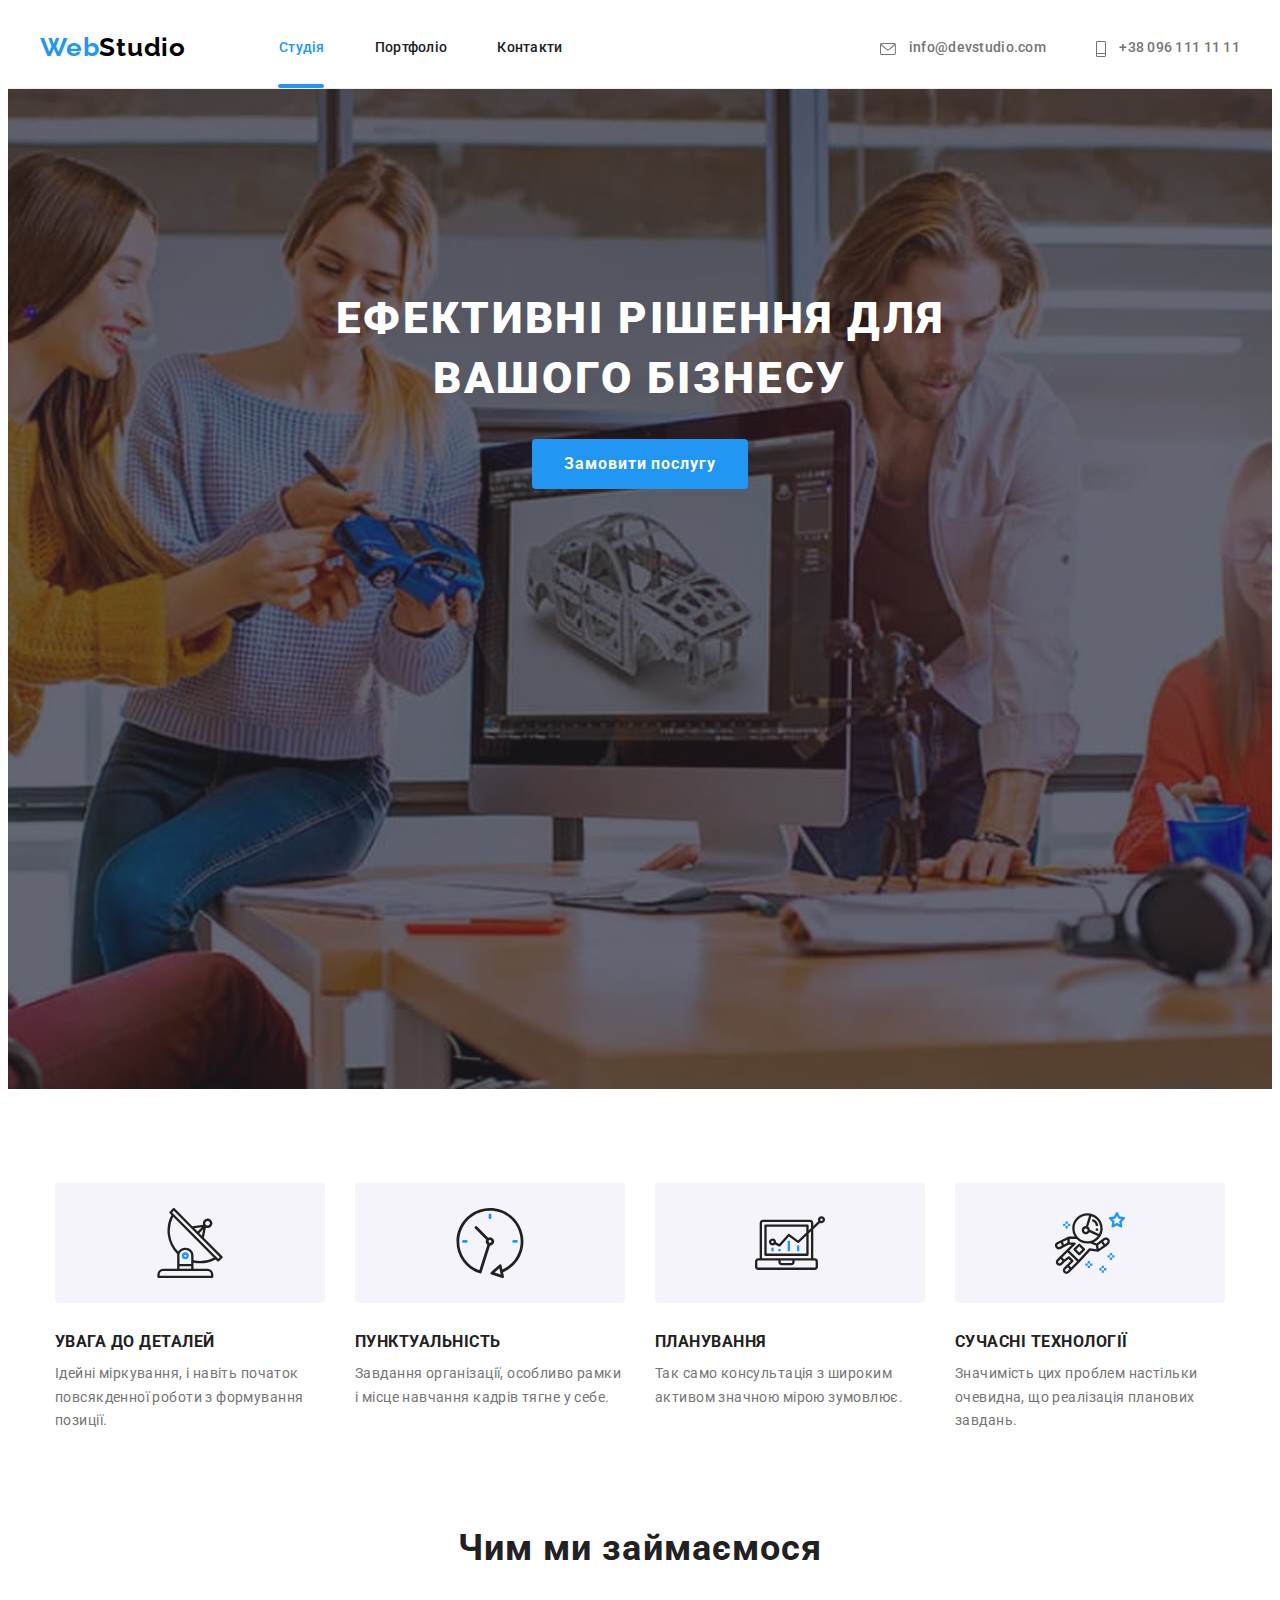
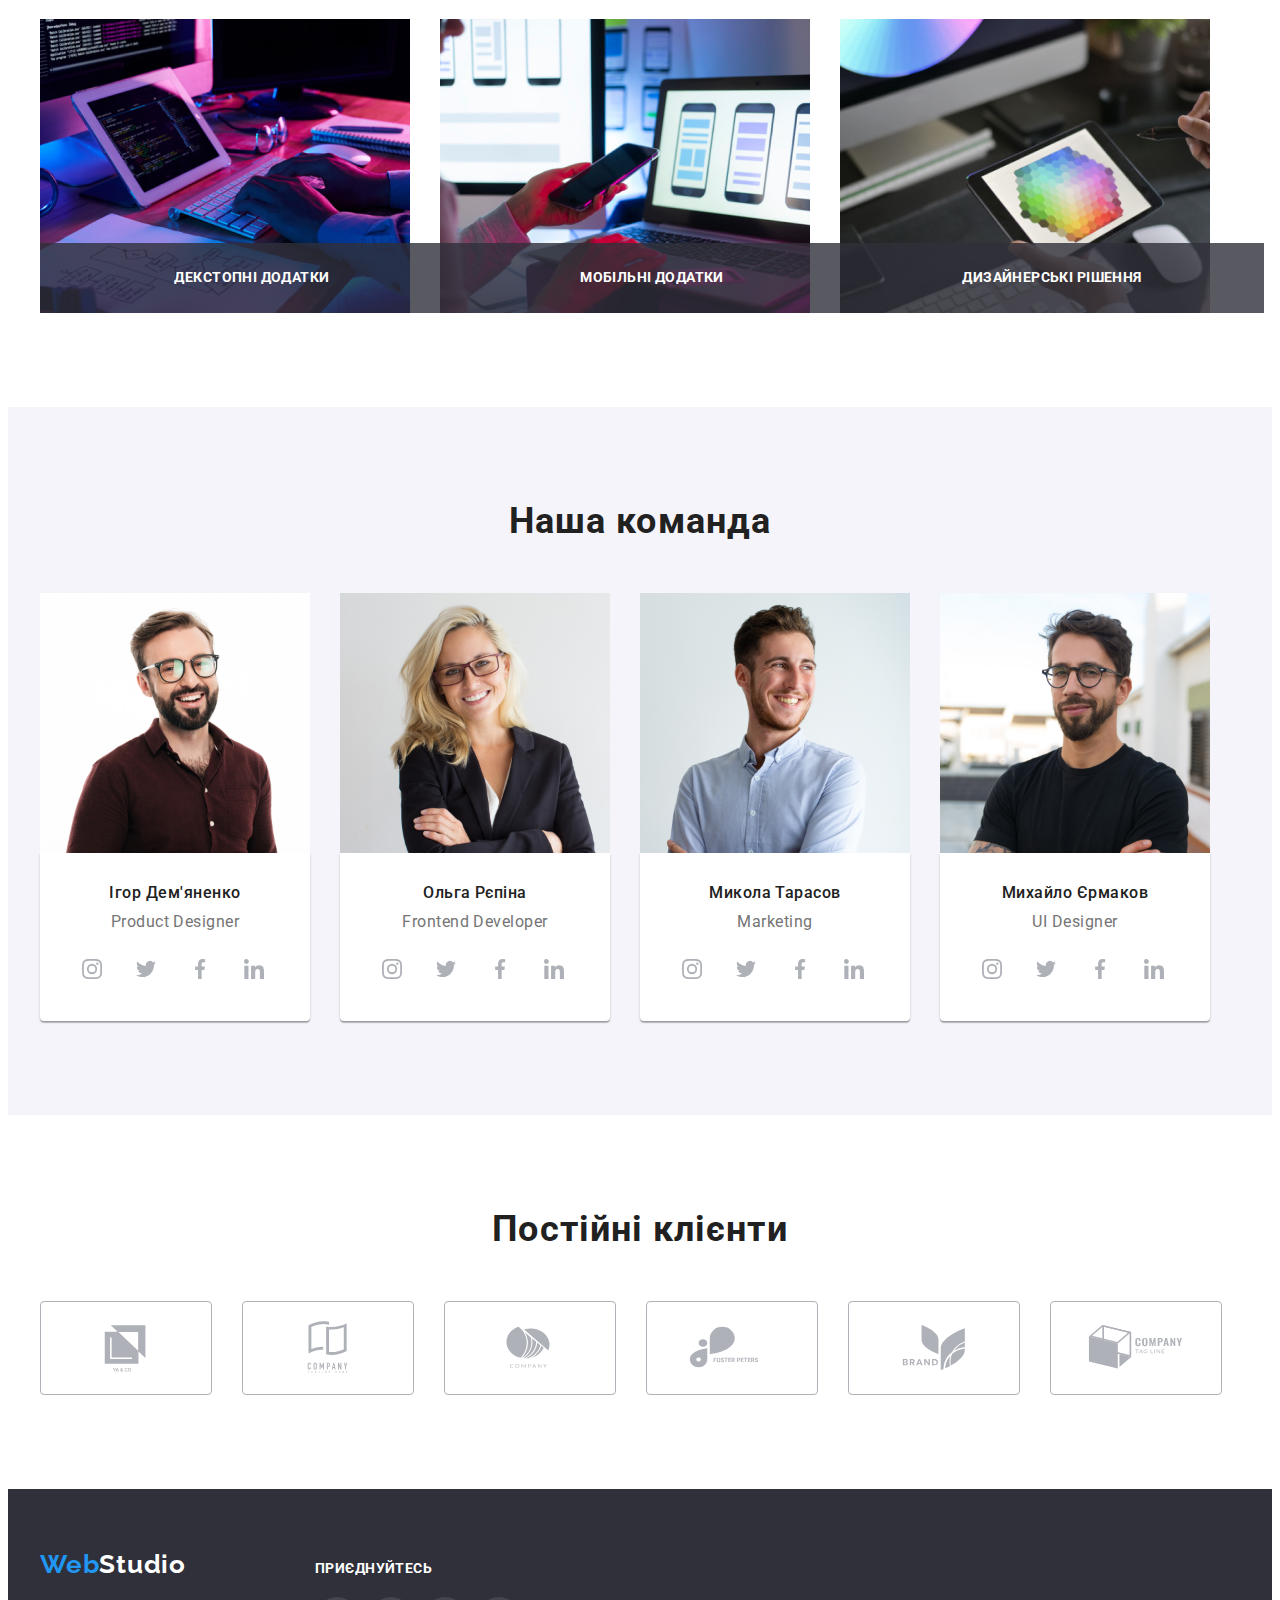
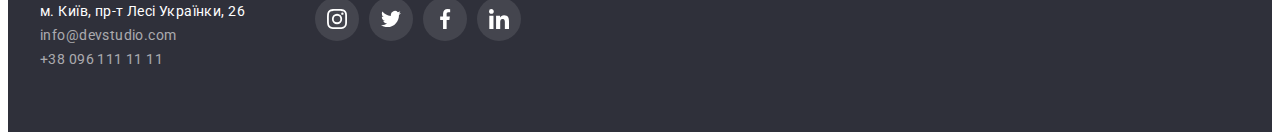
<file: index.html>
<!DOCTYPE html>
<html lang="uk">
  <head>
    <meta charset="UTF-8" />
    <meta http-equiv="X-UA-Compatible" content="IE=edge" />
    <meta name="viewport" content="width=, initial-scale=1.0" />
    <title>homework2</title>
    <link rel="preconnect" href="https://fonts.googleapis.com" />
    <link rel="preconnect" href="https://fonts.gstatic.com" crossorigin />
    <link
      href="https://fonts.googleapis.com/css2?family=Raleway:wght@700&family=Roboto:wght@400;500;700;900&display=swap"
      rel="stylesheet"
    />
    <link
      rel="stylesheet"
      href="https://cdnjs.cloudflare.com/ajax/libs/modern-normalize/1.1.0/modern-normalize.min.css"
      integrity="sha512-wpPYUAdjBVSE4KJnH1VR1HeZfpl1ub8YT/NKx4PuQ5NmX2tKuGu6U/JRp5y+Y8XG2tV+wKQpNHVUX03MfMFn9Q=="
      crossorigin="anonymous"
      referrerpolicy="no-referrer"
    />
    <link rel="stylesheet" href="./css/styles.css" />
  </head>
  <body>
    <!-- Шапка сайта -->
    <header class="header">
      <div class="container header-container">
        <nav class="header-navigation">
          <a href="#" class="header-logo link"
            ><span class="header-logo-accent">Web</span>Studio</a
          >
          <ul class="header-list list">
            <li class="header-item">
              <a class="header-link link current" href="">Студія</a>
            </li>
            <li class="header-item">
              <a class="header-link link" href="./portfolio.html">Портфоліо</a>
            </li>
            <li class="header-item">
              <a class="header-link link" href="">Контакти</a>
            </li>
          </ul>
        </nav>
        <div class="header-connect">
          <ul class="header-list list">
            <li class="header-item">
              <a href="mailto:info@devstudio.com" class="header-nav link">
                <svg class="header-soc-icon" width="16px" height="12px">
                  <use href="./images/icons.svg#icon-envelope"></use>
                </svg>
                info@devstudio.com
              </a>
            </li>

            <li class="header-item">
              <a class="header-nav link" href="tel:+380961111111">
                <svg class="header-soc-icon" width="10px" height="16px">
                  <use href="./images/icons.svg#icon-Vector"></use>
                </svg>
                +38 096 111 11 11
              </a>
            </li>
          </ul>
        </div>
      </div>
    </header>

    <!-- Герой -->
    <div>
      <section class="hero">
        <div class="container">
          <h1 class="hero-title">Ефективні рішення для вашого бізнесу</h1>
          <button class="hero-btn primary" type="button" data-modal-open>
            Замовити послугу
          </button>
        </div>
      </section>
    </div>

    <!-- Переваги   -->
    <main>
      <section class="advantage">
        <div class="container">
          <h2 class="advantage-title visually-hidden">Пререваги</h2>
          <ul class="advantage-list list">
            <li class="advantage-item">
              <div class="advantage-list icon">
                <svg class="advantage-soc-icon" width="70px" height="70px">
                  <use href="./images/icons.svg#icon-antenna1"></use>
                </svg>
              </div>
              <h3 class="advantage-title">УВАГА ДО ДЕТАЛЕЙ</h3>
              <p class="advantage-text">
                Ідейні міркування, і навіть початок повсякденної роботи з
                формування позиції.
              </p>
            </li>
            <li class="advantage-item">
              <div class="advantage-list icon">
                <svg class="advantage-soc-icon" width="70px" height="70px">
                  <use href="./images/icons.svg#icon-clock1"></use>
                </svg>
              </div>
              <h3 class="advantage-title">ПУНКТУАЛЬНІСТЬ</h3>
              <p class="advantage-text">
                Завдання організації, особливо рамки і місце навчання кадрів
                тягне у себе.
              </p>
            </li>
            <li class="advantage-item">
              <div class="advantage-list icon">
                <svg class="advantage-soc-icon" width="70px" height="70px">
                  <use href="./images/icons.svg#icon-diagram1"></use>
                </svg>
              </div>
              <h3 class="advantage-title">ПЛАНУВАННЯ</h3>
              <p class="advantage-text">
                Так само консультація з широким активом значною мірою зумовлює.
              </p>
            </li>
            <li class="advantage-item">
              <div class="advantage-list icon">
                <svg class="advantage-soc-icon" width="70px" height="70px">
                  <use href="./images/icons.svg#icon-astronaut1"></use>
                </svg>
              </div>
              <h3 class="advantage-title">СУЧАСНІ ТЕХНОЛОГІЇ</h3>
              <p class="advantage-text">
                Значимість цих проблем настільки очевидна, що реалізація
                планових завдань.
              </p>
            </li>
          </ul>
        </div>
      </section>
    </main>

    <!-- Особливості -->
    <section class="features">
      <div class="container">
        <h2 class="features-title">Чим ми займаємося</h2>
        <ul class="features-list list">
          <li class="features-item">
            <img src="./images/img(7).jpg" alt="Клавіатура" width="370" />
            <p class="features-top-text">ДЕКСТОПНІ ДОДАТКИ</p>
          </li>
          <li class="features-item">
            <img src="./images/img(6).jpg" alt="Телефон в руці" width="370" />
            <p class="features-top-text">МОБІЛЬНІ ДОДАТКИ</p>
          </li>
          <li class="features-item">
            <img
              src="./images/img(5).jpg"
              alt="Піксель на планшеті"
              width="370"
            />
            <p class="features-top-text">ДИЗАЙНЕРСЬКІ РІШЕННЯ</p>
          </li>
        </ul>
      </div>
    </section>

    <!-- Команда -->
    <section class="team">
      <div class="container">
        <h2 class="team-top-title">Наша команда</h2>
        <ul class="team-list list">
          <li class="team-item">
            <img src="./images/img(4).jpg" alt="фото Ігора " width="270" />

            <div class="team-card">
              <h3 class="team-bottom-title">Ігор Дем'яненко</h3>
              <p class="team-text" lang="en">Product Designer</p>
              <ul class="team-list-icon">
                <li class="team-soc-item">
                  <a href="" class="team-soc-link">
                    <svg class="team-soc-icon" width="20" height="20">
                      <use href="./images/icons.svg#icon-instagram"></use></svg
                  ></a>
                </li>

                <li class="team-soc-item">
                  <a href="" class="team-soc-link">
                    <svg class="team-soc-icon" width="20" height="20">
                      <use href="./images/icons.svg#icon-Twitter"></use></svg
                  ></a>
                </li>

                <li class="team-soc-item">
                  <a href="" class="team-soc-link">
                    <svg class="team-soc-icon" width="20" height="20">
                      <use href="./images/icons.svg#icon-facebook"></use></svg
                  ></a>
                </li>

                <li class="team-soc-item">
                  <a href="" class="team-soc-link">
                    <svg class="team-soc-icon" width="20" height="20">
                      <use href="./images/icons.svg#icon-linkedin"></use></svg
                  ></a>
                </li>
              </ul>
            </div>
          </li>
          <li class="team-item">
            <img src="./images/img(3).jpg" alt="фото Ольги" width="270" />

            <div class="team-card">
              <h3 class="team-bottom-title">Ольга Рєпіна</h3>
              <p class="team-text" lang="en">Frontend Developer</p>
              <ul class="team-list-icon">
                <li class="team-soc-item">
                  <a href="" class="team-soc-link">
                    <svg class="team-soc-icon" width="20" height="20">
                      <use href="./images/icons.svg#icon-instagram"></use></svg
                  ></a>
                </li>

                <li class="team-soc-item">
                  <a href="" class="team-soc-link">
                    <svg class="team-soc-icon" width="20" height="20">
                      <use href="./images/icons.svg#icon-Twitter"></use></svg
                  ></a>
                </li>

                <li class="team-soc-item">
                  <a href="" class="team-soc-link">
                    <svg class="team-soc-icon" width="20" height="20">
                      <use href="./images/icons.svg#icon-facebook"></use></svg
                  ></a>
                </li>

                <li class="team-soc-item">
                  <a href="" class="team-soc-link">
                    <svg class="team-soc-icon" width="20" height="20">
                      <use href="./images/icons.svg#icon-linkedin"></use></svg
                  ></a>
                </li>
              </ul>
            </div>
          </li>
          <li class="team-item">
            <img src="./images/img(1).jpg" alt="фото Миколи" width="270" />

            <div class="team-card">
              <h3 class="team-bottom-title">Микола Тарасов</h3>
              <p class="team-text" lang="en">Marketing</p>

              <ul class="team-list-icon">
                <li class="team-soc-item">
                  <a href="" class="team-soc-link">
                    <svg class="team-soc-icon" width="20" height="20">
                      <use href="./images/icons.svg#icon-instagram"></use></svg
                  ></a>
                </li>

                <li class="team-soc-item">
                  <a href="" class="team-soc-link">
                    <svg class="team-soc-icon" width="20" height="20">
                      <use href="./images/icons.svg#icon-Twitter"></use></svg
                  ></a>
                </li>

                <li class="team-soc-item">
                  <a href="" class="team-soc-link">
                    <svg class="team-soc-icon" width="20" height="20">
                      <use href="./images/icons.svg#icon-facebook"></use></svg
                  ></a>
                </li>

                <li class="team-soc-item">
                  <a href="" class="team-soc-link">
                    <svg class="team-soc-icon" width="20" height="20">
                      <use href="./images/icons.svg#icon-linkedin"></use></svg
                  ></a>
                </li>
              </ul>
            </div>
          </li>
          <li class="team-item">
            <img src="./images/img(2).jpg" alt="фото Михайла" width="270" />

            <div class="team-card">
              <h3 class="team-bottom-title">Михайло Єрмаков</h3>
              <p class="team-text" lang="en">UI Designer</p>
              <ul class="team-list-icon">
                <li class="team-soc-item">
                  <a href="" class="team-soc-link">
                    <svg class="team-soc-icon" width="20" height="20">
                      <use href="./images/icons.svg#icon-instagram"></use></svg
                  ></a>
                </li>

                <li class="team-soc-item">
                  <a href="" class="team-soc-link">
                    <svg class="team-soc-icon" width="20" height="20">
                      <use href="./images/icons.svg#icon-Twitter"></use></svg
                  ></a>
                </li>

                <li class="team-soc-item">
                  <a href="" class="team-soc-link">
                    <svg class="team-soc-icon" width="20" height="20">
                      <use href="./images/icons.svg#icon-facebook"></use>
                    </svg>
                  </a>
                </li>

                <li class="team-soc-item">
                  <a href="" class="team-soc-link">
                    <svg class="team-soc-icon" width="20" height="20">
                      <use href="./images/icons.svg#icon-linkedin"></use>
                    </svg>
                  </a>
                </li>
              </ul>
            </div>
          </li>
        </ul>
      </div>
    </section>

    <section class="clients">
      <div class="container">
        <h2 class="clients-title">Постійні клієнти</h2>
        <ul class="clients-list-icon">
          <li class="clients-soc-item">
            <a href="" class="clients-soc-link">
              <svg class="clients-soc-icon" width="106" height="60">
                <use href="./images/icons.svg#icon-Logo"></use>
              </svg>
            </a>
          </li>

          <li class="clients-soc-item">
            <a href="" class="clients-soc-link">
              <svg class="clients-soc-icon" width="106" height="60">
                <use href="./images/icons.svg#icon-Logo-1"></use>
              </svg>
            </a>
          </li>
          <li class="clients-soc-item">
            <a href="" class="clients-soc-link">
              <svg class="clients-soc-icon" width="106" height="60">
                <use href="./images/icons.svg#icon-Logo-2"></use>
              </svg>
            </a>
          </li>
          <li class="clients-soc-item">
            <a href="" class="clients-soc-link">
              <svg class="clients-soc-icon" width="106" height="60">
                <use href="./images/icons.svg#icon-Logo-3"></use>
              </svg>
            </a>
          </li>
          <li class="clients-soc-item">
            <a href="" class="clients-soc-link">
              <svg class="clients-soc-icon" width="106" height="60">
                <use href="./images/icons.svg#icon-Logo-4"></use>
              </svg>
            </a>
          </li>
          <li class="clients-soc-item">
            <a href="" class="clients-soc-link">
              <svg class="clients-soc-icon" width="106" height="60">
                <use href="./images/icons.svg#icon-Logo-5"></use>
              </svg>
            </a>
          </li>
        </ul>
      </div>
    </section>

    <footer class="footer">
      <div class="container footer-general-block">
        <div class="footer-left-block">
          <a href="#" class="footer-logo link"
            >Web<span class="footer-logo-accent">Studio</span></a
          >
          <address>
            <ul class="footer-list list">
              <li class="footer-item address">
                м. Київ, пр-т Лесі Українки, 26
              </li>
              <li class="footer-item">
                <a class="footer-email link" href="mailto:info@devstudio.com"
                  >info@devstudio.com</a
                >
              </li>
              <li class="footer-item">
                <a class="footer-tel link" href="tel:+380961111111"
                  >+38 096 111 11 11</a
                >
              </li>
            </ul>
          </address>
        </div>
        <div class="footer-right-block">
          <h2 class="footer-title">ПРИЄДНУЙТЕСЬ</h2>
          <ul class="footer-list-icon">
            <li class="footer-soc-item">
              <a href="" class="footer-soc-link">
                <svg class="footer-soc-icon" width="20" height="20">
                  <use href="./images/icons.svg#icon-instagram"></use></svg
              ></a>
            </li>
            <li class="footer-soc-item">
              <a href="" class="footer-soc-link">
                <svg class="footer-soc-icon" width="20" height="20">
                  <use href="./images/icons.svg#icon-Twitter"></use></svg
              ></a>
            </li>
            <li class="footer-soc-item">
              <a href="" class="footer-soc-link">
                <svg class="footer-soc-icon" width="20" height="20">
                  <use href="./images/icons.svg#icon-facebook"></use></svg
              ></a>
            </li>
            <li class="footer-soc-item">
              <a href="" class="footer-soc-link">
                <svg class="footer-soc-icon" width="20" height="20">
                  <use href="./images/icons.svg#icon-linkedin"></use></svg
              ></a>
            </li>
          </ul>
        </div>
      </div>
    </footer>
    <div class="backdrop is-hidden" data-modal>
      <div class="modal">
        <button type="button" class="modal-btn" data-modal-close>
          <svg class="modal-close-icon" width="11px" height="11px">
            <use href="./images/icons.svg#icon-close"></use>
          </svg>
        </button>
      </div>
    </div>
    <script src="./js/modal.js"></script>
  </body>
</html>
</file>
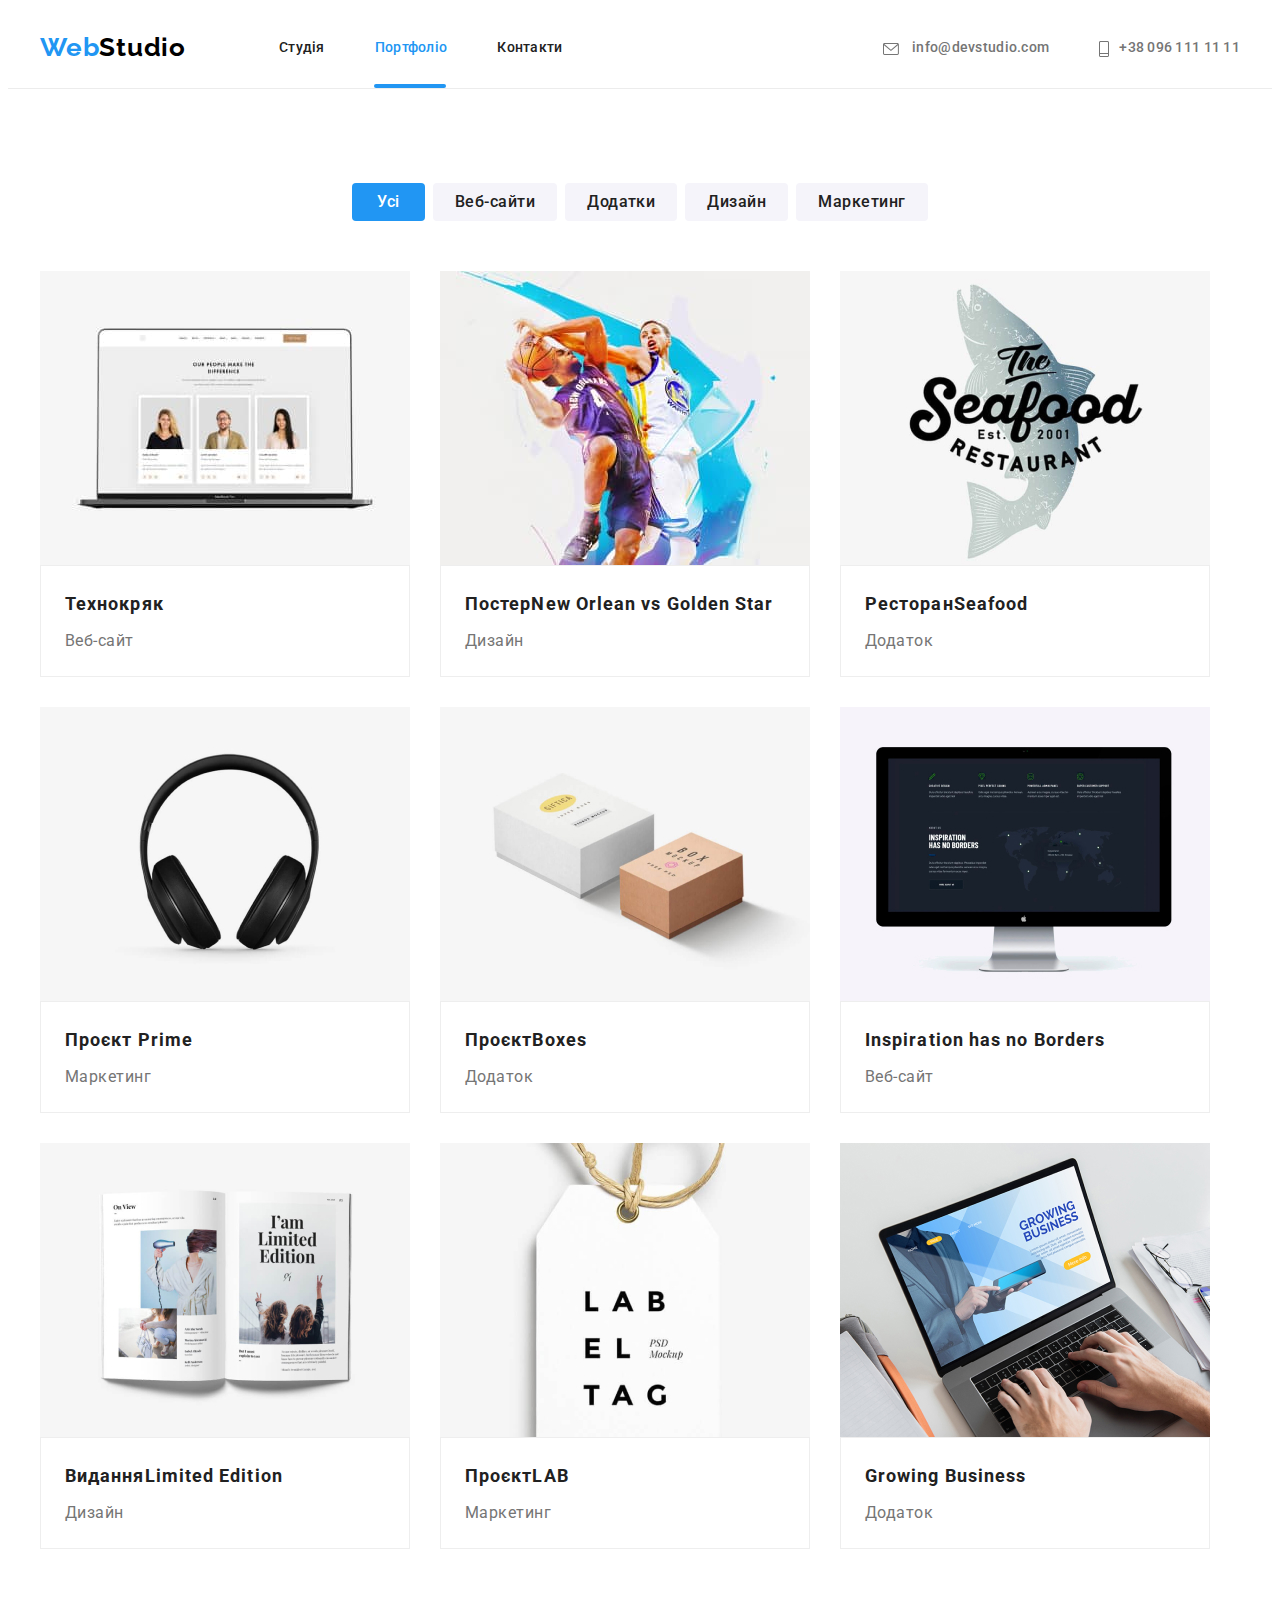
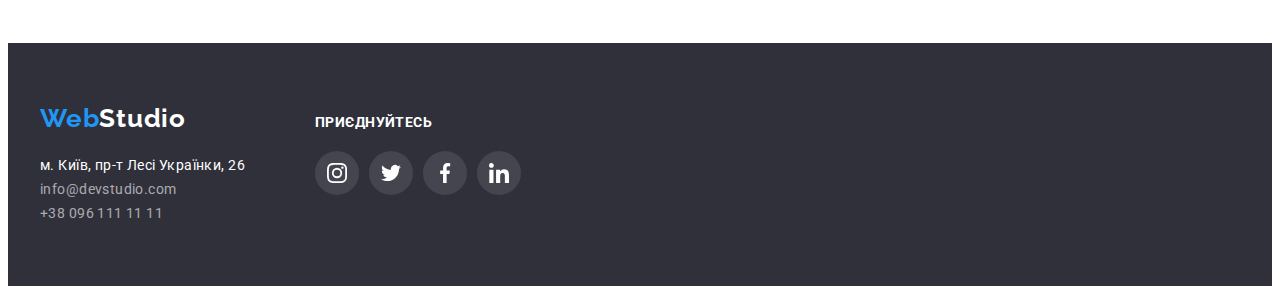
<file: portfolio.html>
<!DOCTYPE html>
<html lang="uk">
  <head>
    <meta charset="UTF-8" />
    <meta http-equiv="X-UA-Compatible" content="IE=edge" />
    <meta name="viewport" content="width=device-width, initial-scale=1.0" />
    <title>homework2</title>
    <link rel="preconnect" href="https://fonts.googleapis.com" />
    <link rel="preconnect" href="https://fonts.gstatic.com" crossorigin />
    <link
      href="https://fonts.googleapis.com/css2?family=Raleway:wght@700&family=Roboto:wght@400;500;700;900&display=swap"
      rel="stylesheet"
    />
    <link
      rel="stylesheet"
      href="https://cdnjs.cloudflare.com/ajax/libs/modern-normalize/1.1.0/modern-normalize.min.css"
      integrity="sha512-wpPYUAdjBVSE4KJnH1VR1HeZfpl1ub8YT/NKx4PuQ5NmX2tKuGu6U/JRp5y+Y8XG2tV+wKQpNHVUX03MfMFn9Q=="
      crossorigin="anonymous"
      referrerpolicy="no-referrer"
    />
    <link rel="stylesheet" href="./css/styles.css" />
  </head>

  <body>
    <header class="header">
      <div class="container header-container">
        <nav class="header-navigation">
          <a href="#" class="header-logo link">
            <span class="header-logo-accent">Web</span>Studio</a
          >
          <ul class="header-list list">
            <li class="header-item">
              <a class="header-link link" href="./index.html">Студія</a>
            </li>
            <li class="header-item">
              <a class="header-link link current" href="">Портфоліо</a>
            </li>
            <li class="header-item">
              <a class="header-link link" href="">Контакти</a>
            </li>
          </ul>
        </nav>
        <div class="header-connect">
          <ul class="header-list list">
            <li class="header-item">
              <a class="header-nav link" href="mailto:info@devstudio.com">
                <svg class="header-soc-icon" width="16px" height="12px">
                  <use href="./images/icons.svg#icon-envelope"></use>
                </svg>
                info@devstudio.com</a
              >
            </li>
            <li class="header-item">
              <a class="header-nav link" href="tel:+380961111111">
                <svg class="header-soc-icon" width="10px" height="16px">
                  <use href="./images/icons.svg#icon-Vector"></use></svg
                >+38 096 111 11 11
              </a>
            </li>
          </ul>
        </div>
      </div>
    </header>

    <main>
      <!-- Портфоліо -->
      <section class="portfolio">
        <div class="container">
          <h1 class="portfolio-title visually-hidden">Портфоліо</h1>
          <ul class="portfolio-list list btn">
            <li class="portfolio-item">
              <button class="portfolio-btn primary" type="button">Усі</button>
            </li>
            <li class="portfolio-item">
              <button class="portfolio-btn secondary" type="button">
                Веб-сайти
              </button>
            </li>
            <li class="portfolio-item">
              <button class="portfolio-btn secondary" type="button">
                Додатки
              </button>
            </li>
            <li class="portfolio-item">
              <button class="portfolio-btn secondary" type="button">
                Дизайн
              </button>
            </li>
            <li class="portfolio-item">
              <button class="portfolio-btn secondary" type="button">
                Маркетинг
              </button>
            </li>
          </ul>

          <ul class="portfolio-list list">
            <li class="portfolio-item picture">
              <div class="portfolio-wrap">
                <img src="./images/imgp1.jpg" alt="Ноутбук" width="370" />
                <p class="portfolio-top-text">
                  Ресурс пропонує комплексні пропозиції з різним рівнем
                  функціоналу та сервісів. Все це дозволить відвідувачу отримати
                  вичерпні відомості про компанію чи приватну особу.
                </p>
              </div>
              <div class="portfolio-card">
                <h2 class="portfolio-title">Технокряк</h2>
                <p class="portfolio-text">Веб-сайт</p>
              </div>
            </li>

            <li class="portfolio-item picture">
              <div class="portfolio-wrap">
                <img src="./images/imgp2.jpg" alt="Баскетбол" width="370" />
                <p class="portfolio-top-text">
                  Ресурс пропонує комплексні пропозиції з різним рівнем
                  функціоналу та сервісів. Все це дозволить відвідувачу отримати
                  вичерпні відомості про компанію чи приватну особу.
                </p>
              </div>
              <div class="portfolio-card">
                <h2 class="portfolio-title">
                  Постер<span lang="en">New Orlean vs Golden Star</span>
                </h2>
                <p class="portfolio-text">Дизайн</p>
              </div>
            </li>

            <li class="portfolio-item picture">
              <div class="portfolio-wrap">
                <img
                  src="./images/imgp3.jpg"
                  alt="Логотип ресторана"
                  width="370"
                />
                <p class="portfolio-top-text">
                  Ресурс пропонує комплексні пропозиції з різним рівнем
                  функціоналу та сервісів. Все це дозволить відвідувачу отримати
                  вичерпні відомості про компанію чи приватну особу.
                </p>
              </div>
              <div class="portfolio-card">
                <h2 class="portfolio-title">
                  Ресторан<span lang="en">Seafood</span>
                </h2>
                <p class="portfolio-text">Додаток</p>
              </div>
            </li>

            <li class="portfolio-item picture">
              <div class="portfolio-wrap">
                <img src="./images/imgp4.jpg" alt="Навушники" width="370" />
                <p class="portfolio-top-text">
                  Ресурс пропонує комплексні пропозиції з різним рівнем
                  функціоналу та сервісів. Все це дозволить відвідувачу отримати
                  вичерпні відомості про компанію чи приватну особу.
                </p>
              </div>
              <div class="portfolio-card">
                <h2 class="portfolio-title">
                  Проєкт<span lang="en"> Prime</span>
                </h2>
                <p class="portfolio-text">Маркетинг</p>
              </div>
            </li>

            <li class="portfolio-item picture">
              <div class="portfolio-wrap">
                <img src="./images/imgp5.jpg" alt="Коробки" width="370" />
                <p class="portfolio-top-text">
                  Ресурс пропонує комплексні пропозиції з різним рівнем
                  функціоналу та сервісів. Все це дозволить відвідувачу отримати
                  вичерпні відомості про компанію чи приватну особу.
                </p>
              </div>
              <div class="portfolio-card">
                <h2 class="portfolio-title">
                  Проєкт<span lang="en">Boxes</span>
                </h2>
                <p class="portfolio-text">Додаток</p>
              </div>
            </li>

            <li class="portfolio-item picture">
              <div class="portfolio-wrap">
                <img src="./images/imgp6.jpg" alt="Монітор" width="370" />
                <p class="portfolio-top-text">
                  Ресурс пропонує комплексні пропозиції з різним рівнем
                  функціоналу та сервісів. Все це дозволить відвідувачу отримати
                  вичерпні відомості про компанію чи приватну особу.
                </p>
              </div>
              <div class="portfolio-card">
                <h2 class="portfolio-title" lang="en">
                  Inspiration has no Borders
                </h2>
                <p class="portfolio-text">Веб-сайт</p>
              </div>
            </li>

            <li class="portfolio-item picture">
              <div class="portfolio-wrap">
                <img src="./images/imgp7.jpg" alt="Книга" width="370" />
                <p class="portfolio-top-text">
                  Ресурс пропонує комплексні пропозиції з різним рівнем
                  функціоналу та сервісів. Все це дозволить відвідувачу отримати
                  вичерпні відомості про компанію чи приватну особу.
                </p>
              </div>
              <div class="portfolio-card">
                <h2 class="portfolio-title">
                  Видання<span lang="en">Limited Edition</span>
                </h2>
                <p class="portfolio-text">Дизайн</p>
              </div>
            </li>

            <li class="portfolio-item picture">
              <div class="portfolio-wrap">
                <img src="./images/imgp8.jpg" alt="Брелок" width="370" />
                <p class="portfolio-top-text">
                  Ресурс пропонує комплексні пропозиції з різним рівнем
                  функціоналу та сервісів. Все це дозволить відвідувачу отримати
                  вичерпні відомості про компанію чи приватну особу.
                </p>
              </div>
              <div class="portfolio-card">
                <h2 class="portfolio-title">
                  Проєкт<span lang="en">LAB</span>
                </h2>
                <p class="portfolio-text">Маркетинг</p>
              </div>
            </li>

            <li class="portfolio-item picture">
              <div class="portfolio-wrap">
                <img
                  src="./images/imgp9.jpg"
                  alt="Руки на клавіатурі"
                  width="370"
                />
                <p class="portfolio-top-text">
                  Ресурс пропонує комплексні пропозиції з різним рівнем
                  функціоналу та сервісів. Все це дозволить відвідувачу отримати
                  вичерпні відомості про компанію чи приватну особу.
                </p>
              </div>
              <div class="portfolio-card">
                <h2 class="portfolio-title" lang="en">Growing Business</h2>
                <p class="portfolio-text">Додаток</p>
              </div>
            </li>
          </ul>
        </div>
      </section>
    </main>

    <footer class="footer">
      <div class="container footer-general-block">
        <div class="footer-left-block">
          <a class="footer-logo link" href=""
            >Web<span class="footer-logo-accent">Studio</span>
          </a>
          <address>
            <ul class="footer-list list">
              <li class="footer-item address">
                м. Київ, пр-т Лесі Українки, 26
              </li>
              <li class="footer-item">
                <a class="footer-email link" href="mailto:info@devstudio.com"
                  >info@devstudio.com</a
                >
              </li>
              <li class="footer-item">
                <a class="footer-tel link" href="tel:+380961111111"
                  >+38 096 111 11 11</a
                >
              </li>
            </ul>
          </address>
        </div>
        <div class="footer-right-block">
          <h2 class="footer-title">ПРИЄДНУЙТЕСЬ</h2>
          <ul class="footer-list-icon">
            <li class="footer-soc-item">
              <a href="" class="footer-soc-link">
                <svg class="footer-soc-icon" width="20" height="20">
                  <use href="./images/icons.svg#icon-instagram"></use></svg
              ></a>
            </li>
            <li class="footer-soc-item">
              <a href="" class="footer-soc-link">
                <svg class="footer-soc-icon" width="20" height="20">
                  <use href="./images/icons.svg#icon-Twitter"></use></svg
              ></a>
            </li>
            <li class="footer-soc-item">
              <a href="" class="footer-soc-link">
                <svg class="footer-soc-icon" width="20" height="20">
                  <use href="./images/icons.svg#icon-facebook"></use></svg
              ></a>
            </li>
            <li class="footer-soc-item">
              <a href="" class="footer-soc-link">
                <svg class="footer-soc-icon" width="20" height="20">
                  <use href="./images/icons.svg#icon-linkedin"></use></svg
              ></a>
            </li>
          </ul>
        </div>
      </div>
    </footer>
  </body>
</html>
</file>
<file: css/styles.css>
:root {
  --primary-text-color: #212121;
  --secondary-text-color: #757575;
  --accent-text-color: #2196f3;
  --primary-white-color: #ffffff;
  --timing-function: cubic-bezier(0.4, 0, 0.2, 1);
}
p, h1, h2, h3, h4, h5, h6{
  margin: 0;
}
ul, ol{
  margin: 0;
  padding-left:0 ;
  list-style: none;
}
button{
  cursor: pointer;
}
address{
  font-style: normal;
}
a {
  color: currentColor;
  text-decoration: none;
}
img{
  display: block;
  max-width: 100%;
}
body {
  font-family: "Roboto", sans-serif;
  font-size: 14px;
  background-color: var(--primary-white-color);
}
.section {
  padding-top: 94px;
  padding-bottom: 94px;
}
.container{
  width: 1200px;
  padding-left: 15px;
  padding-right: 15px;
    /* outline: 2px solid red;  */
  margin: 0 auto;
}



/* ---------------HEADER-------------  */

.header {
 border-bottom:1px solid #ECECEC; ;
 background-color: var(--primary-white-color);
}
 .header-container{
  display: flex;
  align-items: center;
 }
 .header-navigation {
   display: flex;
   align-items: center;
 }
.header-list {
  display: flex;
  gap: 50px; 
}
.header-connect{
  margin-left: auto;  
}
.header-logo {
  font-family: "Raleway", sans-serif;
  font-style: normal;
  font-weight: 700;
  font-size: 26px;
  line-height: 1.19;
  letter-spacing: 0.03em;
  color: #000000;
  padding-top: 24px; 
  padding-bottom: 25px;
  margin-right: 93px;
}
.header-logo-accent {
  color: var(--accent-text-color);
}

.header-link {
  padding: 32px 0;
  font-style: normal;
  font-weight: 500;
  line-height: 1.14;
  letter-spacing: 0.02em;
  color: var(--primary-text-color);
  transition: color 250ms var(--timing-function);
 }
.header-link:hover,
.header-link:focus {
  color: var(--accent-text-color);
}
.link {
  position: relative;
}
.current::after {
  content:'';
  position: absolute;
  display: block;
  width: 100%;
  height: 4px;
  border-radius: 2px;
  background-color: var(--accent-text-color);
  bottom: 0;
  left: 0;
  margin: -1px; 
}

.header-link.link.current{
  color: var(--accent-text-color);
}
.header-nav {
  font-style: normal;
  font-weight: 500;
  line-height: 1.14;
  letter-spacing: 0.02em;
  color: var(--secondary-text-color);
  margin-right:  auto; 
  transition: color 250ms var(--timing-function);
}
.header-soc-icon {
  margin-right: 10px;
  cursor: pointer;
  vertical-align: middle;
  fill: var(--secondary-text-color);
  transition: fill 250ms var(--timing-function);

}
.header-nav:hover .header-soc-icon,
.header-nav:focus .header-soc-icon {
  fill: var(--accent-text-color);
  color: var(--accent-text-color);
}
.header-nav:hover,
.header-nav:focus {
 color: var(--accent-text-color);
}
.header-soc-icon:hover,
.header-soc-icon:focus {
  fill: var(--accent-text-color);
  
} 
/* ---------------HERO -------------  */

.hero {
  padding: 200px 0;
  background-color: #2f303a;
  max-width: 1600px;
  height:600px ;
  margin-left: auto;
  margin-right: auto;
  background-image: linear-gradient(to right,
  rgba(47, 48, 58, 0.4),
  rgba(47, 48, 58, 0.4)), 
  url(../images/hero-bg.jpg);
  background-repeat:no-repeat;
  background-position:center;
  background-size:cover;
}

.hero-title {
  font-weight: 900;
  font-size: 44px;
  line-height: 1.36;
  letter-spacing: 0.06em;
  text-transform: uppercase;  
  color: var(--primary-white-color);
  max-width: 696px;
  margin-left: auto; 
  margin-right: auto;   
  margin-bottom: 30px; 
  text-align: center; 
 
}
.hero-btn {
  font-family:inherit;
  font-weight: 700;
  font-size: 16px;
  line-height: 1.88;
  letter-spacing: 0.06em;
  color: var(--primary-white-color);
  margin: 0 auto;
  display: block; 
  min-width: 216px;
  height: 50px;
  border: none;
  border-radius: 4px ;
  cursor: pointer;
  transition:color 250ms var(--timing-function),
   background-color 250ms var(--timing-function),
   box-shadow 250ms var(--timing-function);
}

.hero-btn.primary:hover,
.hero-btn.primary:focus{
  background-color:#188CE8;
  box-shadow: 0px 4px 4px rgba(0, 0, 0, 0.15);
}

.hero-btn.primary{
  color: var(--primary-white-color);
  background-color: var(--accent-text-color);
 }


                    /* PORTFOLIO */
/* --------------------portfolio---------------- */
.portfolio{
  padding-top: 94px;
  padding-bottom: 94px;
}

.portfolio-list.btn{
  display: flex;
  justify-content: center;
  gap: 8px;
  margin-bottom: 50px;
}
.portfolio-list{
  display: flex;
  flex-wrap: wrap;
  gap: 30px;
}
.portfolio-item.picture:hover .portfolio-top-text{
  transform: translateY(0);
}
.portfolio-wrap{
  position: relative;
  overflow: hidden;
}
.portfolio-top-text{
  position: absolute;
  top: 0;
  left: 0;
  padding: 63px 24px;
  height: 100%;
  font-weight: 400;
  font-size: 18px;
  line-height: 1.55;
  color:var(--primary-white-color);
  background-color:rgba(33, 150, 243, 0.9); 
  transform: translateY(100%);
  transition:transform 250ms var(--timing-function);
  overflow: auto;
  cursor: pointer;
}
.portfolio-card{
  padding-top: 20px;
  padding-right: 24px ;
  padding-bottom: 20px ;
  padding-left: 24px ;
  border: 1px solid #EEEEEE;
}
.picture{
  transition: box-shadow 250ms var(--timing-function);
}
.picture:hover{
  box-shadow: 0px 1px 1px rgba(0, 0, 0, 0.12),
   0px 4px 4px rgba(0, 0, 0, 0.06),
    1px 4px 6px rgba(0, 0, 0, 0.16);
}

.portfolio-title.visually-hidden{
    position: absolute;
    white-space: nowrap;
    width: 1px;
    height: 1px;
    overflow: hidden;
    border: 0;
    padding: 0;
    clip: rect(0 0 0 0);
    clip-path: inset(50%);
    margin: -1px;
}
.portfolio-btn {
  font-family: inherit;
  font-weight: 500;
  font-size: 16px;
  line-height: 1.62;
  text-align: center;
  letter-spacing: 0.03em;
  color: var(--primary-text-color);
  border-radius: 4px;
  transition: color 250ms var(--timing-function),
  background-color 250ms var(--timing-function),
  box-shadow 250ms var(--timing-function);
}
.portfolio-btn:hover,
.portfolio-btn:focus {
  color: var(--primary-white-color);
  background-color: var(--accent-text-color);
  box-shadow: 0px 3px 1px rgba(0, 0, 0, 0.1),
    0px 1px 2px rgba(0, 0, 0, 0.08),
    0px 2px 2px rgba(0, 0, 0, 0.12);
}

.portfolio-btn.primary{
  color:var(--primary-white-color);
  background-color:var(--accent-text-color);
  padding: 6px 25px ;
  border: none;
}

.portfolio-btn.primary:hover
.portfolio-btn.primary:focus{
  color: var(--primary-text-color);
  background-color: #F5F4FA;
}
.portfolio-btn.secondary{
  color:var(--primary-text-color) ;
  background-color: #F5F4FA;
  padding: 6px 22px;
  border: none;
}

.portfolio-title {
  font-weight: 700;
  font-size: 18px;
  line-height: 2;
  letter-spacing: 0.06em;
  color: var(--primary-text-color);
  margin-bottom: 4px;
}
.portfolio-text {
  font-weight: 400;
  font-size: 16px;
  line-height: 1.88;
  letter-spacing: 0.03em;
  color: var(--secondary-text-color);
}


/* ----------------ADVANTAGE--------------- */
.advantage{
 padding-top:94px;
} 
.advantage-list {
  display: flex;
  justify-content: center;
  align-items: center;
  gap: 30px;
}
.advantage-list.icon{
  height: 120px;
  border-radius: 4px;
  background: #F5F4FA;
  margin-bottom: 30px; 
}
.advantage-title.visually-hidden{
    position: absolute;
    white-space: nowrap;
    width: 1px;
    height: 1px;
    overflow: hidden;
    border: 0;
    padding: 0;
    clip: rect(0 0 0 0);
    clip-path: inset(50%);
    margin: -1px;
}
.advantage-title {
  font-weight: 700;
  line-height: 1.14;
  letter-spacing: 0.03em;
  text-transform: uppercase;
  color: var(--primary-text-color);
  margin-bottom: 10px;
}
.advantage-text {
  font-weight: 400;
  line-height: 1.71;
  letter-spacing: 0.03em;
  color: var(--secondary-text-color);
  width: 270px;
  height: 72px;  
}
/* ------------------FEATURES------------ */
.features{
  padding: 94px 0;
}
.features-list{
  display: flex;
  gap: 30px;
}
.features-item{
  position: relative;
  display: block;
}
.features-top-text {
  position: absolute;
  min-width: 100%; 
  bottom: 0;
  padding: 27px;
  font-weight: 700;
  font-size: 14px;
  line-height: 1.14;
  text-align: center;
  letter-spacing: 0.03em;
  color: var(--primary-white-color); 
  background: rgba(47, 48, 58, 0.8);
}
.features-title {
  font-weight: 700;
  font-size: 36px;
  line-height: 1.16;
  text-align: center;
  letter-spacing: 0.03em;
  color: var(--primary-text-color);
  margin-bottom: 50px;
}

/* -------------------TEAM---------------- */
.team{
  padding: 94px 0;
  background-color: #F5F4FA;
}
.team-item{
 background-color: var(--primary-white-color);
}
.team-list{
  display: flex;
  gap: 30px;
}
.team-card{
 padding-top: 30px;
 padding-right: 30px;
 padding-bottom: 30px;
 padding-left: 30px;
 box-shadow: 0px 1px 3px rgba(0, 0, 0, 0.12), 0px 1px 1px rgba(0, 0, 0, 0.14), 0px 2px 1px rgba(0, 0, 0, 0.2);
 border-radius: 0px 0px 4px 4px;
}
.team-top-title {
  font-weight: 700;
  font-size: 36px;
  line-height: 1.16;
  text-align: center;
  letter-spacing: 0.03em;
  color: var(--primary-text-color);
  margin-bottom: 50px;
}

.team-bottom-title {
  font-weight: 500;
  font-size: 16px;
  line-height: 1.19;
  text-align: center;
  letter-spacing: 0.03em;
  color: var(--primary-text-color);
  margin-bottom: 10px;
}
.team-text {
  font-weight: 400;
  font-size: 16px;
  line-height: 1.19;
  text-align: center;
  letter-spacing: 0.03em;
  color: var(--secondary-text-color);
}
.team-list-icon{
  display: flex;
  gap: 10px;
  margin-top: 16px;
}
.team-soc-link {
  width: 44px;
  height: 44px;
  border-radius: 50%;
  background-color: var(--primary-white-color);
  display: flex;
  align-items: center;
  justify-content: center;
  transition: background-color 250ms var(--timing-function);
} 
.team-soc-icon {
  fill:#AFB1B8;
  transition: fill 250ms var(--timing-function);
} 

.team-soc-link:hover,
.team-soc-link:focus{
  background-color: var(--accent-text-color);
}
.team-soc-link:hover .team-soc-icon,
.team-soc-link:focus .team-soc-icon{
  fill: var(--primary-white-color);
}
/* --------------CLIENTS--------------- */
.clients{
padding: 94px 0;
}
.clients-title{
  font-weight: 700;
  font-size: 36px;
  line-height: 1.16;
  text-align: center;
  letter-spacing: 0.03em;
  color: var(--primary-text-color);
  margin-bottom: 50px;
}
.clients-list-icon{
  display: flex;
  gap: 30px; 
}
.clients-soc-item{
  width: 170px;
  height: 92px;
  border: 1px solid #AFB1B8;
  border-radius: 4px;
  cursor: pointer;
  border-color:#AFB1B8;
  transition: border-color 250ms var(--timing-function) ; 
}
.clients-soc-link{
  width: 170px;
  height: 92px;
  display: flex;
  align-items: center;
  justify-content: center;
}
.clients-soc-icon{
  fill: #AFB1B8;
  transition: fill 250ms var(--timing-function);
}
.clients-soc-item:hover,
.clients-soc-item:focus{
  border-color:var(--accent-text-color);
}
.clients-soc-item:hover .clients-soc-icon,
.clients-soc-item:focus .clients-soc-icon{
  border-color: var(--accent-text-color);
  fill: var(--accent-text-color);
}
/*---------------FOOTER---------------  */

.footer {
  margin: 0 auto;
  padding: 60px 0;
  background-color: #2f303a;
}
.footer-general-block {
   display: flex;
   align-items: baseline;
} 
.footer-left-block{
  margin-right:70px ;
}

.footer-item.address{
  margin-top: 20px;
}
.footer-email{
  margin-top: 9px;
  margin-bottom: 9px;
}
.footer-logo {
  font-family: "Raleway", sans-serif;
  font-style: normal;
  font-weight: 700;
  font-size: 26px;
  line-height: 1.19;
  letter-spacing: 0.03em;
  color: var(--accent-text-color);
}
.footer-logo-accent {
  color: #ffffff;
}
.footer-item {
  font-style: normal;
  font-weight: 400;
  line-height: 1.71;
  letter-spacing: 0.03em;
  color: #ffffff;
  transition: color 250ms var(--timing-function);
}
.footer-item:hover,
.footer-item:focus {
  color: var(--accent-text-color);
}
.footer-email,
.footer-tel {
  font-style: normal;
  font-weight: 400;
  line-height: 1.71;
  letter-spacing: 0.03em;
  color: rgba(255, 255, 255, 0.6);
  transition: color 250ms var(--timing-function);
}
.footer-email:hover,
.footer-email:focus {
  color: var(--accent-text-color);
}
.footer-tel:hover,
.footer-tel:focus {
  color: var(--accent-text-color);
}
.footer-title{
    font-family: 'Roboto';
    font-style: normal;
    font-weight: 700;
    font-size: 14px;
    line-height: 1.14;
    letter-spacing: 0.03em;
    text-transform: uppercase;
    color: #FFFFFF;
}

.footer-list-icon {
  display: flex;
  gap: 10px;
  margin-top: 20px;
}
.footer-soc-link {
  width: 44px;
  height: 44px;
  border-radius: 50%;
  fill: var(--primary-white-color);
  background-color: rgba(255, 255, 255, 0.1);
  display: flex;
  align-items: center;
  justify-content: center;
  transition: background-color 250ms var(--timing-function);
}
.footer-soc-link:hover,
.footer-soc-link:focus{
  background-color: var(--accent-text-color);
}
.backdrop{
  position: fixed;
  top: 0;
  width: 100%;
  height: 100%;
  background: rgba(0, 0, 0, 0.2);
  transition:opacity 250ms var(--timing-function),
    visibility 250ms var(--timing-function) ;
}
.modal{
  position: absolute;
  top: 50%;
  left: 50%;
  transform: translate(-50%, -50%) scaleY(1);
  transition: transform 250ms var(--timing-function);
  width: 528px ;
  min-height: 581px;
  box-shadow: 0px 1px 3px rgba(0, 0, 0, 0.12), 0px 1px 1px rgba(0, 0, 0, 0.14), 0px 2px 1px rgba(0, 0, 0, 0.2);
  border-radius: 4px;
  background-color: var(--primary-white-color);
}
.backdrop.is-hidden .modal{
 transform: translate(-50%, -50%) scaleY(0);
 }
.modal-btn{
  position: absolute;
  right: 8px;
  top: 8px;
  width: 30px;
  height: 30px;
  border: 1px solid rgba(0, 0, 0, 0.1);
  border-radius: 50%;
  background-color: var(--primary-white-color);
  display: flex;
  align-items: center;
  justify-content: center;
  padding: 0;
}
.is-hidden{
  opacity: 0;
  visibility: inherit;
  pointer-events: none;
}
</file>
